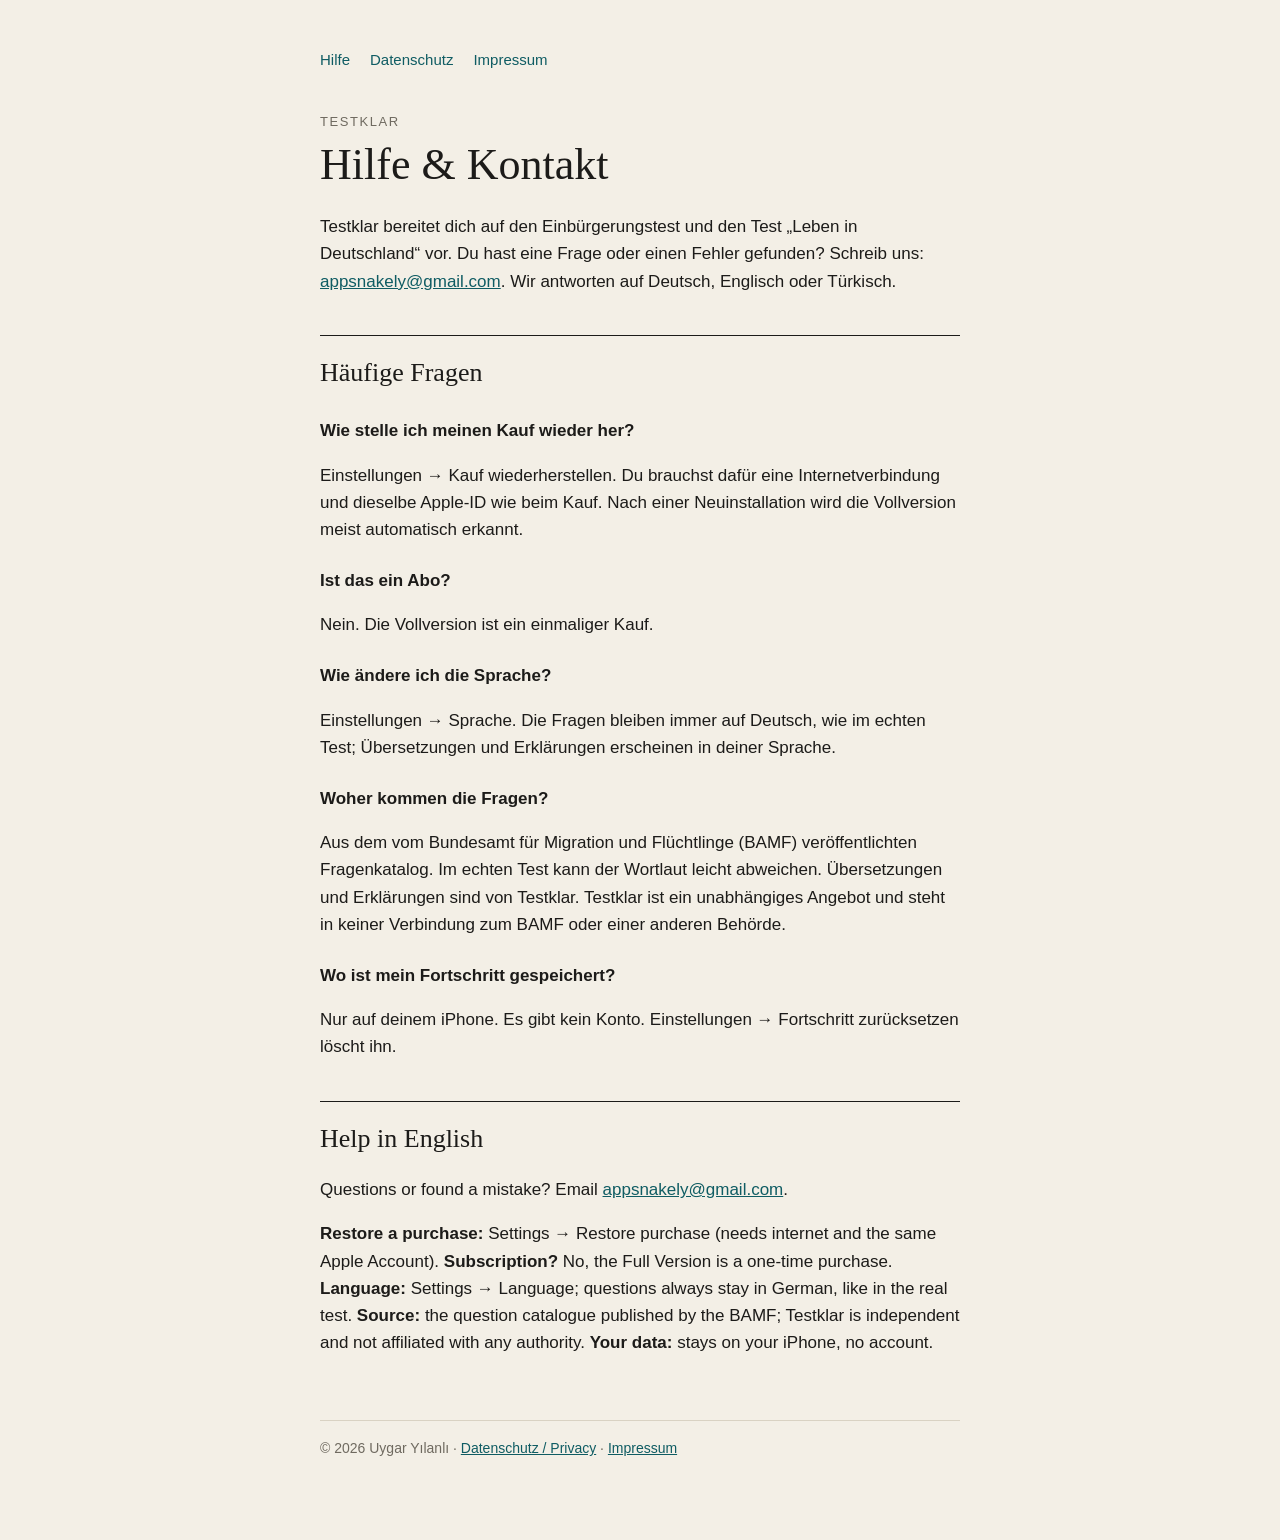
<file: index.html>
<!doctype html>
<html lang="de">
<head>
<meta charset="utf-8">
<meta name="viewport" content="width=device-width, initial-scale=1">
<title>Testklar – Hilfe &amp; Kontakt</title>
<link rel="stylesheet" href="style.css">
</head>
<body>
<main>
<nav><a href="./">Hilfe</a><a href="privacy/">Datenschutz</a><a href="impressum/">Impressum</a></nav>
<p class="eyebrow">Testklar</p>
<h1>Hilfe &amp; Kontakt</h1>
<p>Testklar bereitet dich auf den Einbürgerungstest und den Test „Leben in Deutschland“ vor. Du hast eine Frage oder einen Fehler gefunden? Schreib uns: <a href="mailto:appsnakely@gmail.com">appsnakely@gmail.com</a>. Wir antworten auf Deutsch, Englisch oder Türkisch.</p>

<h2>Häufige Fragen</h2>
<h3>Wie stelle ich meinen Kauf wieder her?</h3>
<p>Einstellungen → Kauf wiederherstellen. Du brauchst dafür eine Internetverbindung und dieselbe Apple-ID wie beim Kauf. Nach einer Neuinstallation wird die Vollversion meist automatisch erkannt.</p>
<h3>Ist das ein Abo?</h3>
<p>Nein. Die Vollversion ist ein einmaliger Kauf.</p>
<h3>Wie ändere ich die Sprache?</h3>
<p>Einstellungen → Sprache. Die Fragen bleiben immer auf Deutsch, wie im echten Test; Übersetzungen und Erklärungen erscheinen in deiner Sprache.</p>
<h3>Woher kommen die Fragen?</h3>
<p>Aus dem vom Bundesamt für Migration und Flüchtlinge (BAMF) veröffentlichten Fragenkatalog. Im echten Test kann der Wortlaut leicht abweichen. Übersetzungen und Erklärungen sind von Testklar. Testklar ist ein unabhängiges Angebot und steht in keiner Verbindung zum BAMF oder einer anderen Behörde.</p>
<h3>Wo ist mein Fortschritt gespeichert?</h3>
<p>Nur auf deinem iPhone. Es gibt kein Konto. Einstellungen → Fortschritt zurücksetzen löscht ihn.</p>

<h2 lang="en">Help in English</h2>
<div lang="en">
<p>Questions or found a mistake? Email <a href="mailto:appsnakely@gmail.com">appsnakely@gmail.com</a>.</p>
<p><strong>Restore a purchase:</strong> Settings → Restore purchase (needs internet and the same Apple Account). <strong>Subscription?</strong> No, the Full Version is a one-time purchase. <strong>Language:</strong> Settings → Language; questions always stay in German, like in the real test. <strong>Source:</strong> the question catalogue published by the BAMF; Testklar is independent and not affiliated with any authority. <strong>Your data:</strong> stays on your iPhone, no account.</p>
</div>

<footer>© 2026 Uygar Yılanlı · <a href="privacy/">Datenschutz / Privacy</a> · <a href="impressum/">Impressum</a></footer>
</main>
</body>
</html>
</file>
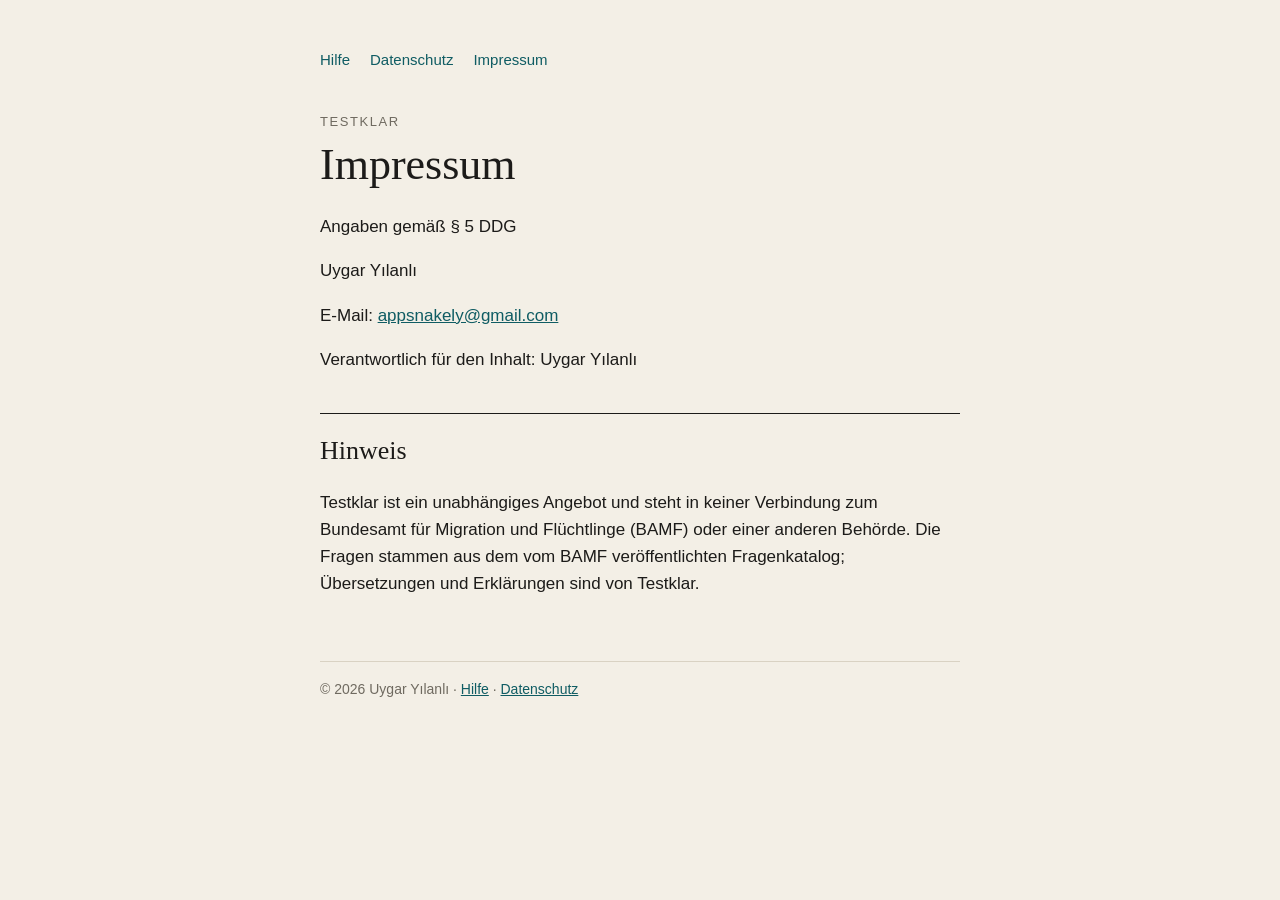
<file: impressum/index.html>
<!doctype html>
<html lang="de">
<head>
<meta charset="utf-8">
<meta name="viewport" content="width=device-width, initial-scale=1">
<title>Testklar – Impressum</title>
<link rel="stylesheet" href="../style.css">
</head>
<body>
<main>
<nav><a href="../">Hilfe</a><a href="../privacy/">Datenschutz</a><a href="./">Impressum</a></nav>
<p class="eyebrow">Testklar</p>
<h1>Impressum</h1>
<p>Angaben gemäß § 5 DDG</p>
<p>Uygar Yılanlı</p>
<p>E-Mail: <a href="mailto:appsnakely@gmail.com">appsnakely@gmail.com</a></p>
<p>Verantwortlich für den Inhalt: Uygar Yılanlı</p>
<h2>Hinweis</h2>
<p>Testklar ist ein unabhängiges Angebot und steht in keiner Verbindung zum Bundesamt für Migration und Flüchtlinge (BAMF) oder einer anderen Behörde. Die Fragen stammen aus dem vom BAMF veröffentlichten Fragenkatalog; Übersetzungen und Erklärungen sind von Testklar.</p>
<footer>© 2026 Uygar Yılanlı · <a href="../">Hilfe</a> · <a href="../privacy/">Datenschutz</a></footer>
</main>
</body>
</html>
</file>
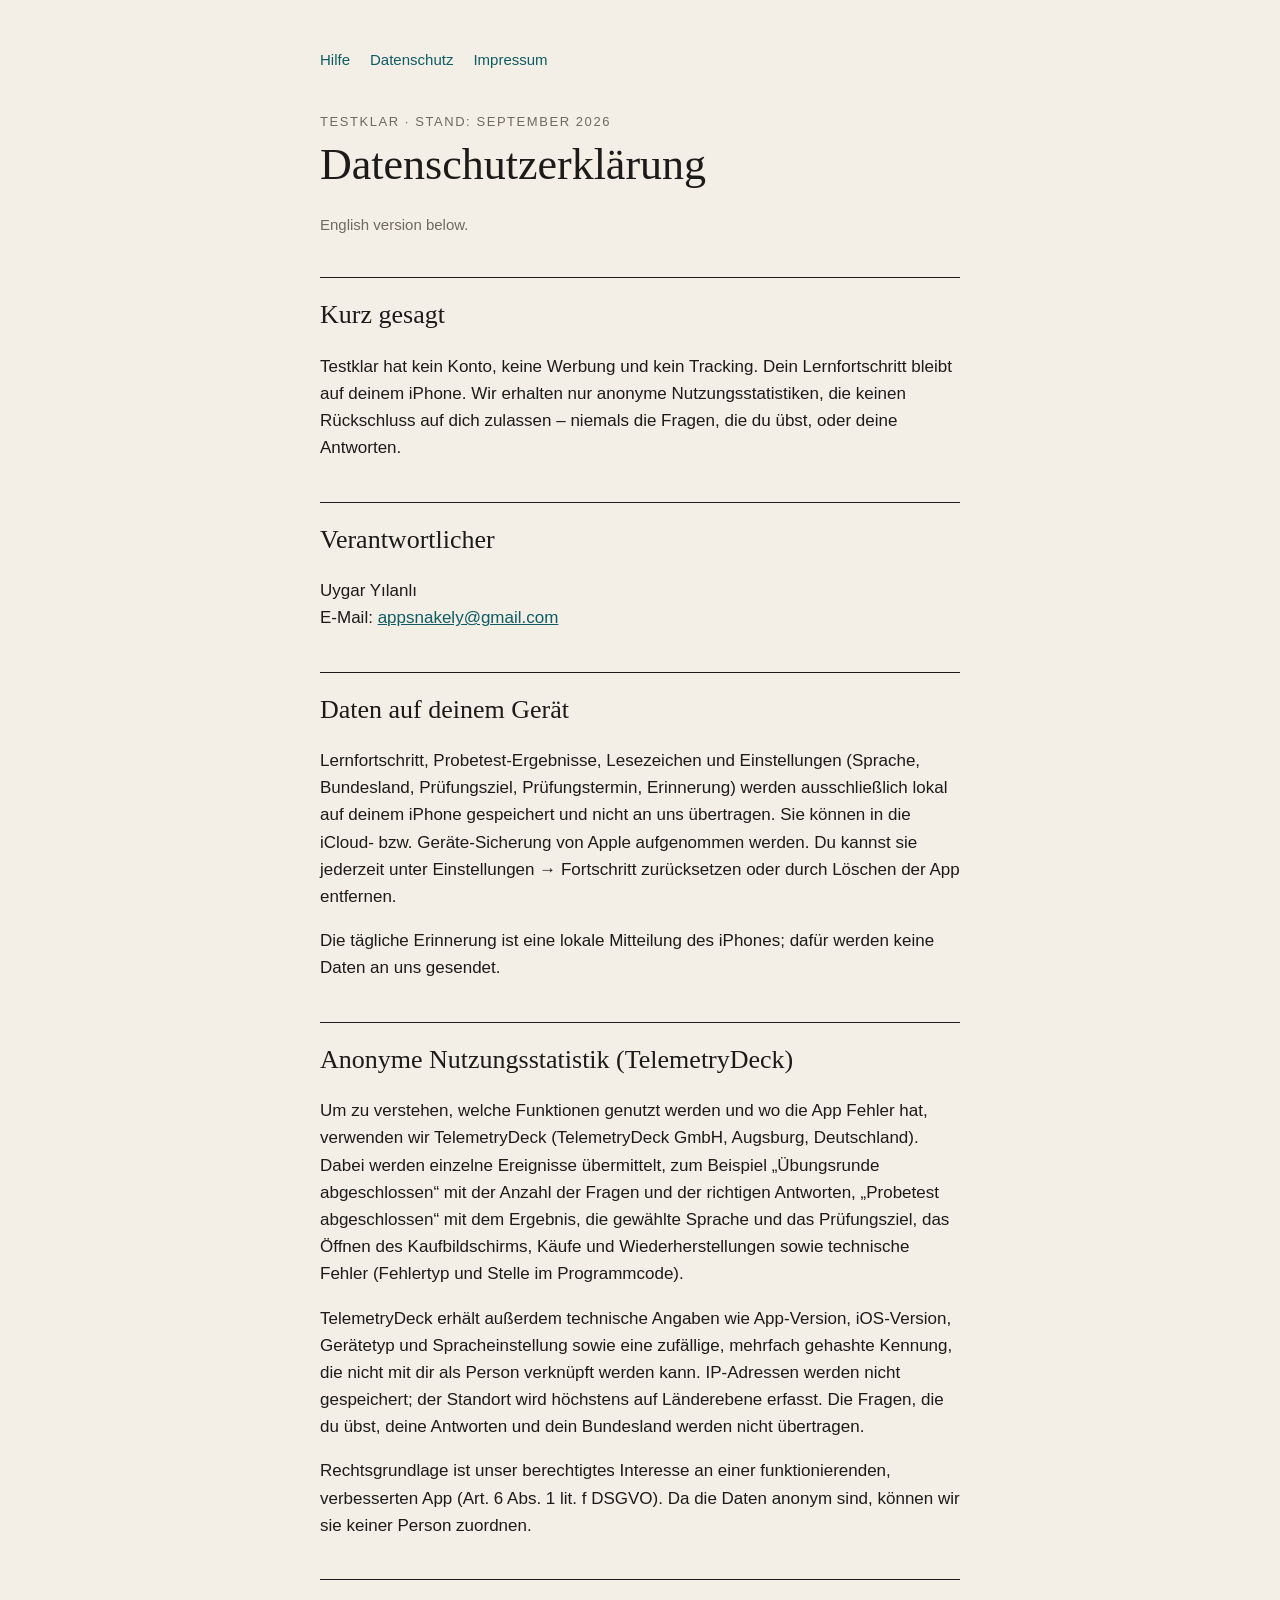
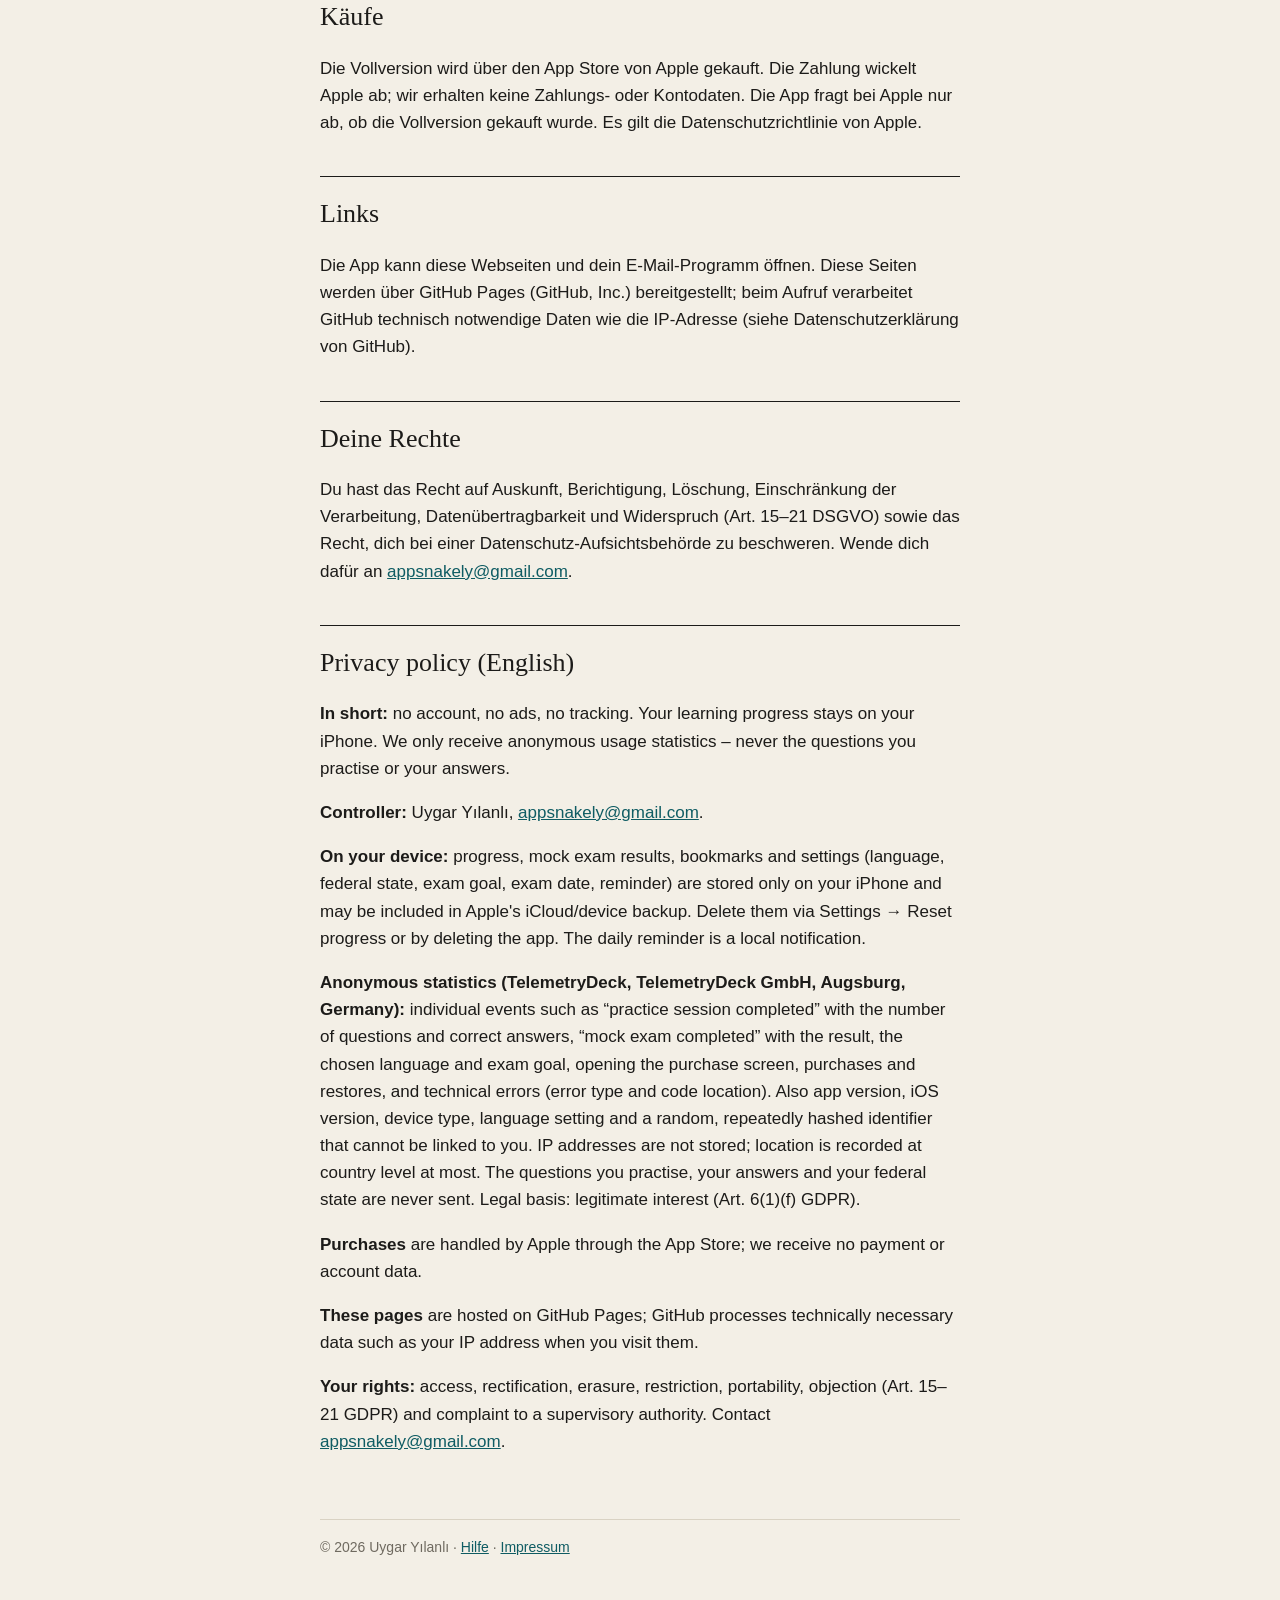
<file: privacy/index.html>
<!doctype html>
<html lang="de">
<head>
<meta charset="utf-8">
<meta name="viewport" content="width=device-width, initial-scale=1">
<title>Testklar – Datenschutz</title>
<link rel="stylesheet" href="../style.css">
</head>
<body>
<main>
<nav><a href="../">Hilfe</a><a href="./">Datenschutz</a><a href="../impressum/">Impressum</a></nav>
<p class="eyebrow">Testklar · Stand: September 2026</p>
<h1>Datenschutzerklärung</h1>
<p class="lang">English version below.</p>

<h2>Kurz gesagt</h2>
<p>Testklar hat kein Konto, keine Werbung und kein Tracking. Dein Lernfortschritt bleibt auf deinem iPhone. Wir erhalten nur anonyme Nutzungsstatistiken, die keinen Rückschluss auf dich zulassen – niemals die Fragen, die du übst, oder deine Antworten.</p>

<h2>Verantwortlicher</h2>
<p>Uygar Yılanlı<br>E-Mail: <a href="mailto:appsnakely@gmail.com">appsnakely@gmail.com</a></p>

<h2>Daten auf deinem Gerät</h2>
<p>Lernfortschritt, Probetest-Ergebnisse, Lesezeichen und Einstellungen (Sprache, Bundesland, Prüfungsziel, Prüfungstermin, Erinnerung) werden ausschließlich lokal auf deinem iPhone gespeichert und nicht an uns übertragen. Sie können in die iCloud- bzw. Geräte-Sicherung von Apple aufgenommen werden. Du kannst sie jederzeit unter Einstellungen → Fortschritt zurücksetzen oder durch Löschen der App entfernen.</p>
<p>Die tägliche Erinnerung ist eine lokale Mitteilung des iPhones; dafür werden keine Daten an uns gesendet.</p>

<h2>Anonyme Nutzungsstatistik (TelemetryDeck)</h2>
<p>Um zu verstehen, welche Funktionen genutzt werden und wo die App Fehler hat, verwenden wir TelemetryDeck (TelemetryDeck GmbH, Augsburg, Deutschland). Dabei werden einzelne Ereignisse übermittelt, zum Beispiel „Übungsrunde abgeschlossen“ mit der Anzahl der Fragen und der richtigen Antworten, „Probetest abgeschlossen“ mit dem Ergebnis, die gewählte Sprache und das Prüfungsziel, das Öffnen des Kaufbildschirms, Käufe und Wiederherstellungen sowie technische Fehler (Fehlertyp und Stelle im Programmcode).</p>
<p>TelemetryDeck erhält außerdem technische Angaben wie App-Version, iOS-Version, Gerätetyp und Spracheinstellung sowie eine zufällige, mehrfach gehashte Kennung, die nicht mit dir als Person verknüpft werden kann. IP-Adressen werden nicht gespeichert; der Standort wird höchstens auf Länderebene erfasst. Die Fragen, die du übst, deine Antworten und dein Bundesland werden nicht übertragen.</p>
<p>Rechtsgrundlage ist unser berechtigtes Interesse an einer funktionierenden, verbesserten App (Art. 6 Abs. 1 lit. f DSGVO). Da die Daten anonym sind, können wir sie keiner Person zuordnen.</p>

<h2>Käufe</h2>
<p>Die Vollversion wird über den App Store von Apple gekauft. Die Zahlung wickelt Apple ab; wir erhalten keine Zahlungs- oder Kontodaten. Die App fragt bei Apple nur ab, ob die Vollversion gekauft wurde. Es gilt die Datenschutzrichtlinie von Apple.</p>

<h2>Links</h2>
<p>Die App kann diese Webseiten und dein E-Mail-Programm öffnen. Diese Seiten werden über GitHub Pages (GitHub, Inc.) bereitgestellt; beim Aufruf verarbeitet GitHub technisch notwendige Daten wie die IP-Adresse (siehe Datenschutzerklärung von GitHub).</p>

<h2>Deine Rechte</h2>
<p>Du hast das Recht auf Auskunft, Berichtigung, Löschung, Einschränkung der Verarbeitung, Datenübertragbarkeit und Widerspruch (Art. 15–21 DSGVO) sowie das Recht, dich bei einer Datenschutz-Aufsichtsbehörde zu beschweren. Wende dich dafür an <a href="mailto:appsnakely@gmail.com">appsnakely@gmail.com</a>.</p>

<h2 lang="en">Privacy policy (English)</h2>
<div lang="en">
<p><strong>In short:</strong> no account, no ads, no tracking. Your learning progress stays on your iPhone. We only receive anonymous usage statistics – never the questions you practise or your answers.</p>
<p><strong>Controller:</strong> Uygar Yılanlı, <a href="mailto:appsnakely@gmail.com">appsnakely@gmail.com</a>.</p>
<p><strong>On your device:</strong> progress, mock exam results, bookmarks and settings (language, federal state, exam goal, exam date, reminder) are stored only on your iPhone and may be included in Apple's iCloud/device backup. Delete them via Settings → Reset progress or by deleting the app. The daily reminder is a local notification.</p>
<p><strong>Anonymous statistics (TelemetryDeck, TelemetryDeck GmbH, Augsburg, Germany):</strong> individual events such as “practice session completed” with the number of questions and correct answers, “mock exam completed” with the result, the chosen language and exam goal, opening the purchase screen, purchases and restores, and technical errors (error type and code location). Also app version, iOS version, device type, language setting and a random, repeatedly hashed identifier that cannot be linked to you. IP addresses are not stored; location is recorded at country level at most. The questions you practise, your answers and your federal state are never sent. Legal basis: legitimate interest (Art. 6(1)(f) GDPR).</p>
<p><strong>Purchases</strong> are handled by Apple through the App Store; we receive no payment or account data.</p>
<p><strong>These pages</strong> are hosted on GitHub Pages; GitHub processes technically necessary data such as your IP address when you visit them.</p>
<p><strong>Your rights:</strong> access, rectification, erasure, restriction, portability, objection (Art. 15–21 GDPR) and complaint to a supervisory authority. Contact <a href="mailto:appsnakely@gmail.com">appsnakely@gmail.com</a>.</p>
</div>

<footer>© 2026 Uygar Yılanlı · <a href="../">Hilfe</a> · <a href="../impressum/">Impressum</a></footer>
</main>
</body>
</html>
</file>
<file: style.css>
:root { --paper: #F3EFE6; --ink: #1C1B19; --muted: #6F6A60; --accent: #0F5C63; --hair: #D9D2C3; }
@media (prefers-color-scheme: dark) { :root { --paper: #161513; --ink: #EDE8DD; --muted: #A39D91; --accent: #6FB3B8; --hair: #34312C; } }
* { box-sizing: border-box; }
body { margin: 0; background: var(--paper); color: var(--ink); font: 17px/1.6 -apple-system, BlinkMacSystemFont, "Segoe UI", sans-serif; }
main { max-width: 680px; margin: 0 auto; padding: 48px 20px 80px; }
.eyebrow { font-size: 13px; letter-spacing: .12em; text-transform: uppercase; color: var(--muted); margin: 0 0 8px; }
h1 { font-family: "Iowan Old Style", Georgia, serif; font-weight: 400; font-size: 44px; line-height: 1.1; margin: 0 0 24px; }
h2 { font-family: "Iowan Old Style", Georgia, serif; font-weight: 400; font-size: 26px; margin: 40px 0 8px; padding-top: 16px; border-top: 1px solid var(--ink); }
h3 { font-size: 17px; margin: 24px 0 4px; }
a { color: var(--accent); }
nav { display: flex; gap: 20px; font-size: 15px; margin-bottom: 40px; }
nav a { text-decoration: none; }
.lang { color: var(--muted); font-size: 15px; }
footer { margin-top: 64px; padding-top: 16px; border-top: 1px solid var(--hair); font-size: 14px; color: var(--muted); }
h1 { overflow-wrap: break-word; hyphens: auto; }
@media (max-width: 480px) { h1 { font-size: 34px; } }
</file>
